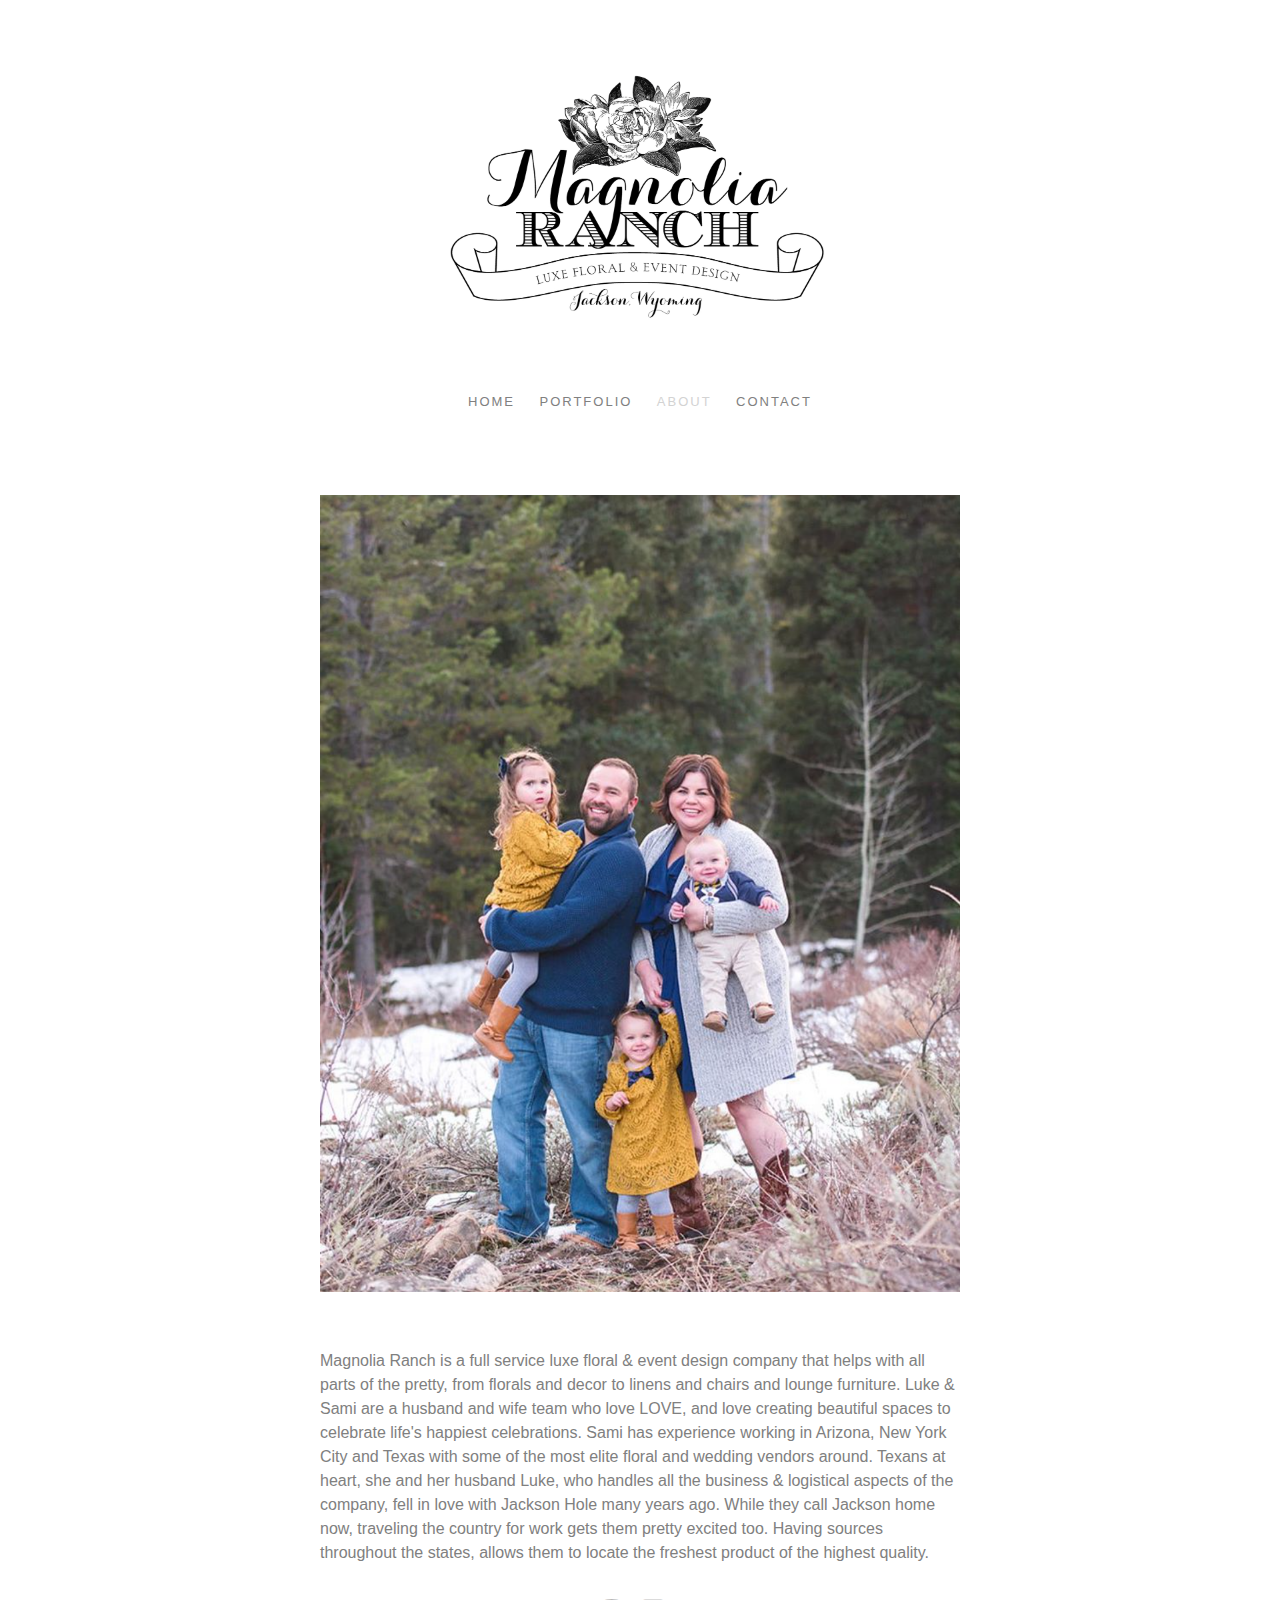
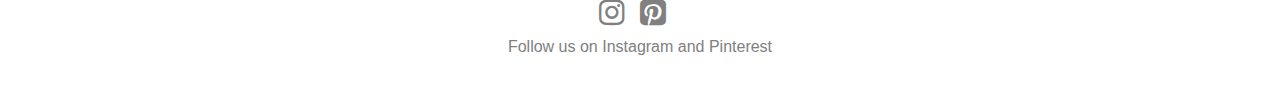
<file: HTML/About.html>
<!DOCTYPE html>
<html>
	<head>
		<meta charset="utf-8">
		<meta name="viewport" content="width=device-width, initial-scale=1">
		<title>About - Magnolia Ranch</title>
		<link rel="stylesheet" href="../CSS/master.css">
		<link rel="stylesheet" href="https://cdnjs.cloudflare.com/ajax/libs/font-awesome/4.7.0/css/font-awesome.min.css">
		<link rel="icon" href="../Resources/Images/MagnoliaRanch_icon.png">
	</head>
	<body>
		<!-- Header and topnav -->
		<a href="../index.html"><img class="center" src="../Resources/Images/MagnoliaRanch.jpg" alt="Magnolia"></a>
		<div class="topnav" id="myTopnav">
			<ul>
	  			<li><a href="../index.html">Home</a></li>
				<li class="dropdown">
    				<a href="javascript:void(0)" class="dropbtn">Portfolio</a>
    				<div class="dropdown-content">
      				<a href="../HTML/Portfolio_Kelley+Ed.html">Kelley & Ed</a>
      				<a href="../HTML/Portfolio_Carolyn+Andy.html">Carolyn & Andy</a>
      				<a href="../HTML/Portfolio_Diana+Steve.html">Diana & Steve</a>
      				<a href="../HTML/Portfolio_Alison+Matthew.html">Alison & Matthew</a>
      				<a href="../HTML/Portfolio_Leeann+Dan.html">Leeann & Dan</a>
    				</div>
  				</li>
				<!-- <li><a href="../HTML/Blog.html">Blog</a></li> -->
	 			<li><a href="../HTML/About.html" class="active">About</a></li>
	  			<li><a href="../HTML/Contact.html">Contact</a></li>
			</ul>
		</div>
		<div>
		<br><br>
		</div>

		<!-- Body -->

		<div>
			<img class="centerBody" src="../Resources/Images/About/Volcanseks_about.png" alt="SamiAndLuke"><br>
			<p class="centerBody" style="text-align:left;">Magnolia Ranch is a full service luxe floral & event design company that helps with all parts of the pretty, from florals and decor to linens and chairs and lounge furniture. Luke & Sami are a husband and wife team who love LOVE, and love creating beautiful spaces to celebrate life's happiest celebrations. Sami has experience working in Arizona, New York City and Texas with some of the most elite floral and wedding vendors around. Texans at heart, she and her husband Luke, who handles all the business & logistical aspects of the company, fell in love with Jackson Hole many years ago. While they call Jackson home now, traveling the country for work gets them pretty excited too. Having sources throughout the states, allows them to locate the freshest product of the highest quality.</p>
		</div>

	</body>

	<footer>
		<p><a href="https://www.instagram.com/magnoliaranch/"><i class="fa">&#xf16d;</i></a><a href="https://www.pinterest.com/MagnoliaRanchJH/?eq=magnolia%20ranch&etslf=2136"><i class="fa">&#xf0d3;</i></a><br>
		Follow us on Instagram and Pinterest</p>
	</footer>
</html>
</file>
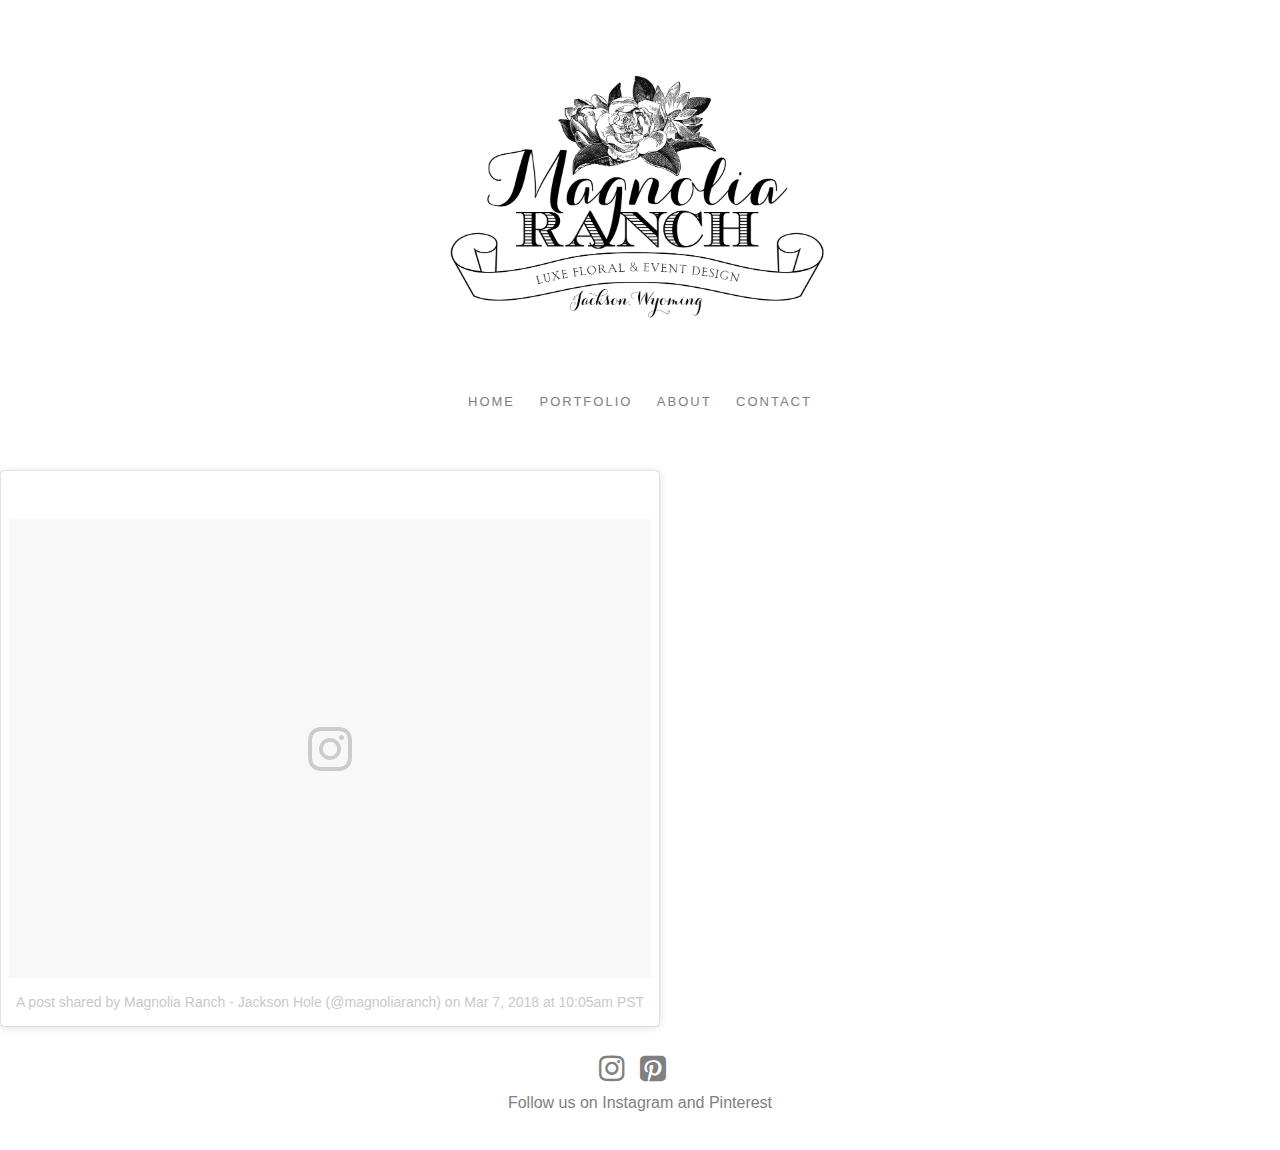
<file: HTML/Blog.html>
<!DOCTYPE html>
<html>
	<head>
		<meta charset="utf-8">
		<meta name="viewport" content="width=device-width, initial-scale=1">
		<title>Blog - Magnolia Ranch</title>
		<link rel="stylesheet" href="../CSS/master.css">
		<link rel="stylesheet" href="https://cdnjs.cloudflare.com/ajax/libs/font-awesome/4.7.0/css/font-awesome.min.css">
		<link rel="icon" href="../Resources/Images/MagnoliaRanch_icon.png">
	</head>
	<body>
		<!-- Header and topnav -->
		<a href="../index.html"><img class="center" src="../Resources/Images/MagnoliaRanch.jpg" alt="Magnolia"></a>
		<div class="topnav" id="myTopnav">
			<ul>
	  			<li><a href="../index.html">Home</a></li>
				<li class="dropdown">
    				<a href="javascript:void(0)" class="dropbtn">Portfolio</a>
    				<div class="dropdown-content">
      				<a href="../HTML/Portfolio_Kelley+Ed.html">Kelley & Ed</a>
      				<a href="../HTML/Portfolio_Carolyn+Andy.html">Carolyn & Andy</a>
      				<a href="../HTML/Portfolio_Diana+Steve.html">Diana & Steve</a>
      				<a href="../HTML/Portfolio_Alison+Matthew.html">Alison & Matthew</a>
      				<a href="../HTML/Portfolio_Leeann+Dan.html">Leeann & Dan</a>
    				</div>
  				</li>
				<!-- <li><a href="../HTML/Blog.html" class="active">Blog</a></li> -->
	 			<li><a href="../HTML/About.html">About</a></li>
	  			<li><a href="../HTML/Contact.html">Contact</a></li>
			</ul>
		</div>
		<div>
		<br><br>
		</div>

		<!-- Body -->
		<blockquote class="instagram-media" data-instgrm-permalink="https://www.instagram.com/p/BgCAqXzhoE5/" data-instgrm-version="8" style=" background:#FFF; border:0; border-radius:3px; box-shadow:0 0 1px 0 rgba(0,0,0,0.5),0 1px 10px 0 rgba(0,0,0,0.15); margin: 1px; max-width:658px; padding:0; width:99.375%; width:-webkit-calc(100% - 2px); width:calc(100% - 2px);">
			<div style="padding:8px;">
				<div style=" background:#F8F8F8; line-height:0; margin-top:40px; padding:35.78703703703704% 0; text-align:center; width:100%;">
					<div style=" background:url([data-uri]); display:block; height:44px; margin:0 auto -44px; position:relative; top:-22px; width:44px;">
					</div>
				</div>
				<p style=" color:#c9c8cd; font-family:Arial,sans-serif; font-size:14px; line-height:17px; margin-bottom:0; margin-top:8px; overflow:hidden; padding:8px 0 7px; text-align:center; text-overflow:ellipsis; white-space:nowrap;">
					<a href="https://www.instagram.com/p/BgCAqXzhoE5/" style=" color:#c9c8cd; font-family:Arial,sans-serif; font-size:14px; font-style:normal; font-weight:normal; line-height:17px; text-decoration:none;" target="_blank">A post shared by Magnolia Ranch - Jackson Hole (@magnoliaranch)</a> on <time style=" font-family:Arial,sans-serif; font-size:14px; line-height:17px;" datetime="2018-03-07T18:05:07+00:00">Mar 7, 2018 at 10:05am PST</time>
				</p>
			</div>
		</blockquote>
		<script async defer src="//www.instagram.com/embed.js"></script>
	</body>

	<footer>
		<p><a href="https://www.instagram.com/magnoliaranch/"><i class="fa">&#xf16d;</i></a><a href="https://www.pinterest.com/MagnoliaRanchJH/?eq=magnolia%20ranch&etslf=2136"><i class="fa">&#xf0d3;</i></a><br>
		Follow us on Instagram and Pinterest</p>
	</footer>
</html>
</file>
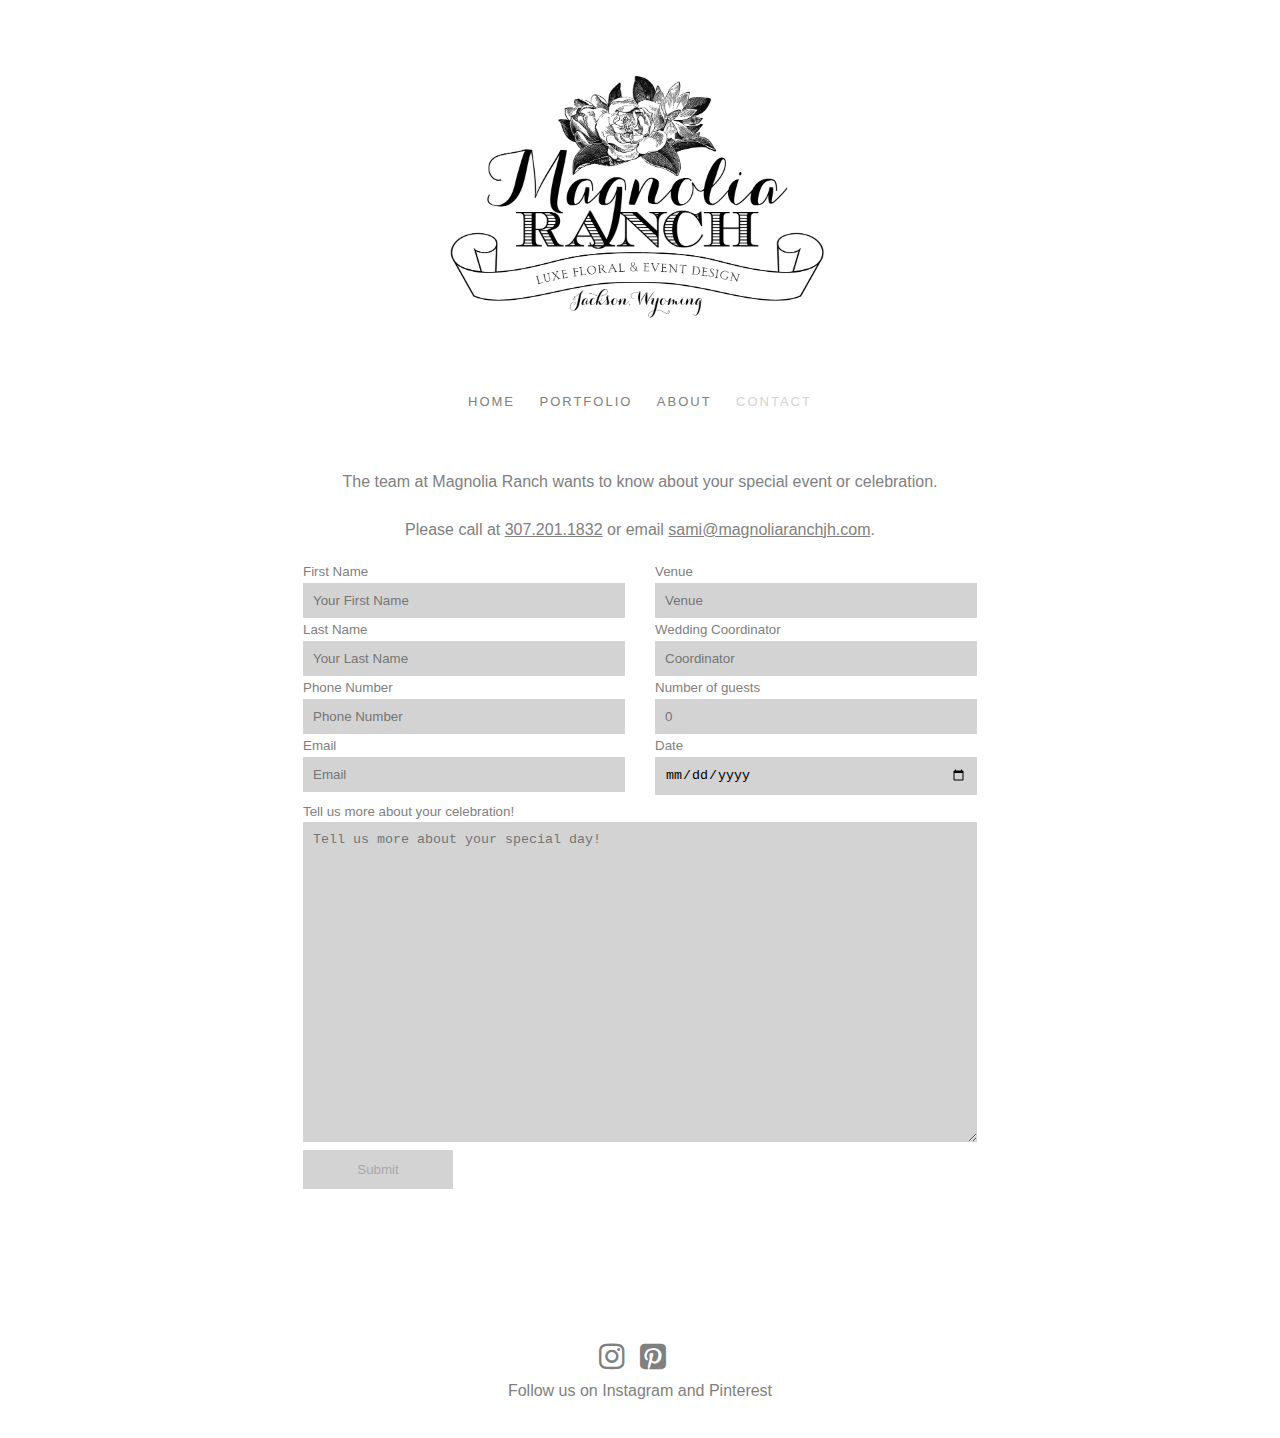
<file: HTML/Contact.html>
<!DOCTYPE html>
<html>
	<head>
		<meta charset="utf-8">
		<meta name="viewport" content="width=device-width, initial-scale=1">
		<title>Contact us! - Magnolia Ranch</title>
		<link rel="stylesheet" href="../CSS/master.css">
		<link rel="stylesheet" href="https://cdnjs.cloudflare.com/ajax/libs/font-awesome/4.7.0/css/font-awesome.min.css">
		<link rel="icon" href="../Resources/Images/MagnoliaRanch_icon.png">
	</head>
	<body>
		<!-- Header and topnav -->
		<a href="../index.html"><img class="center" src="../Resources/Images/MagnoliaRanch.jpg" alt="Magnolia"></a>
		<div class="topnav" id="myTopnav">
			<ul>
	  			<li><a href="../index.html">Home</a></li>
				<li class="dropdown">
    				<a href="javascript:void(0)" class="dropbtn">Portfolio</a>
    				<div class="dropdown-content">
      				<a href="../HTML/Portfolio_Kelley+Ed.html">Kelley & Ed</a>
      				<a href="../HTML/Portfolio_Carolyn+Andy.html">Carolyn & Andy</a>
      				<a href="../HTML/Portfolio_Diana+Steve.html">Diana & Steve</a>
      				<a href="../HTML/Portfolio_Alison+Matthew.html">Alison & Matthew</a>
      				<a href="../HTML/Portfolio_Leeann+Dan.html">Leeann & Dan</a>
    				</div>
  				</li>
				<!-- <li><a href="../HTML/Blog.html">Blog</a></li> -->
	 			<li><a href="../HTML/About.html">About</a></li>
	  			<li><a href="../HTML/Contact.html" class="active">Contact</a></li>
			</ul>
		</div>
		<div>
		<br><br>
		</div>

		<!-- Body -->
		<p>The team at Magnolia Ranch wants to know about your special event or celebration.<br><br>
		Please call at <a href="tel:3072011832" style="color:gray">307.201.1832</a> or email <a href="mailto:sami@magnoliaranchjh.com" style="color:gray">sami@magnoliaranchjh.com</a>.
		<br></p>


		<form id="magnolia-form">
			<div class="inquiry">
				<br>
				First Name
					<input type="text" name="first_name" placeholder="Your First Name" required><br>
				Last Name
					<input type="text" name="last_name" placeholder="Your Last Name" required><br>
				Phone Number
					<input type="number" name="phone_number" pattern="[0-9]*" placeholder="Phone Number"><br>
				Email
					<input type="email" name="email" placeholder="Email" required>
			</div>
			<div class="inquiry">
				<br>
				Venue
					<input type="text" name="venue" placeholder="Venue"><br>
				Wedding Coordinator
					<input type="text" name="coordinator" placeholder="Coordinator"><br>
				Number of guests
					<input type="number" name="guests" placeholder="0"><br>
				Date
					<input type="date" name="date" placeholder="mm/dd/yyyy">
			</div>
			<div class="inquiry" style="text-align:left; width:100%; margin-top:6px; margin-bottom:100px">
				Tell us more about your celebration!<br>
					<textarea name="more_info" rows="20" cols="50" placeholder="Tell us more about your special day!"></textarea><br>
					<input type="submit" id="submit-form" value="Submit"><br>
			</div>
		</form>
		<div style="clear:left">
			<br>
		</div>
	</body>

	<footer>
		<p><a href="https://www.instagram.com/magnoliaranch/"><i class="fa">&#xf16d;</i></a><a href="https://www.pinterest.com/MagnoliaRanchJH/?eq=magnolia%20ranch&etslf=2136"><i class="fa">&#xf0d3;</i></a><br>
		Follow us on Instagram and Pinterest</p>
	</footer>
	<script type="text/javascript">
		var $form = $('form#magnolia-form'),
    	url = 'https://script.google.com/macros/s/AKfycbxN1VXKT3VFKUnPDNEHcUpKYdHS-crMxnx-ZTE6uckGo50ECYI/exec'

		$('#submit-form').on('click', function(e) {
  			e.preventDefault();
  			var jqxhr = $.ajax({
    			url: url,
    			method: "GET",
    			dataType: "json",
    			data: $form.serializeObject()
  			}).success(
    		window.location.href="HTML/ThankYou.html"
  			);
		})
	</script>
</html>
</file>
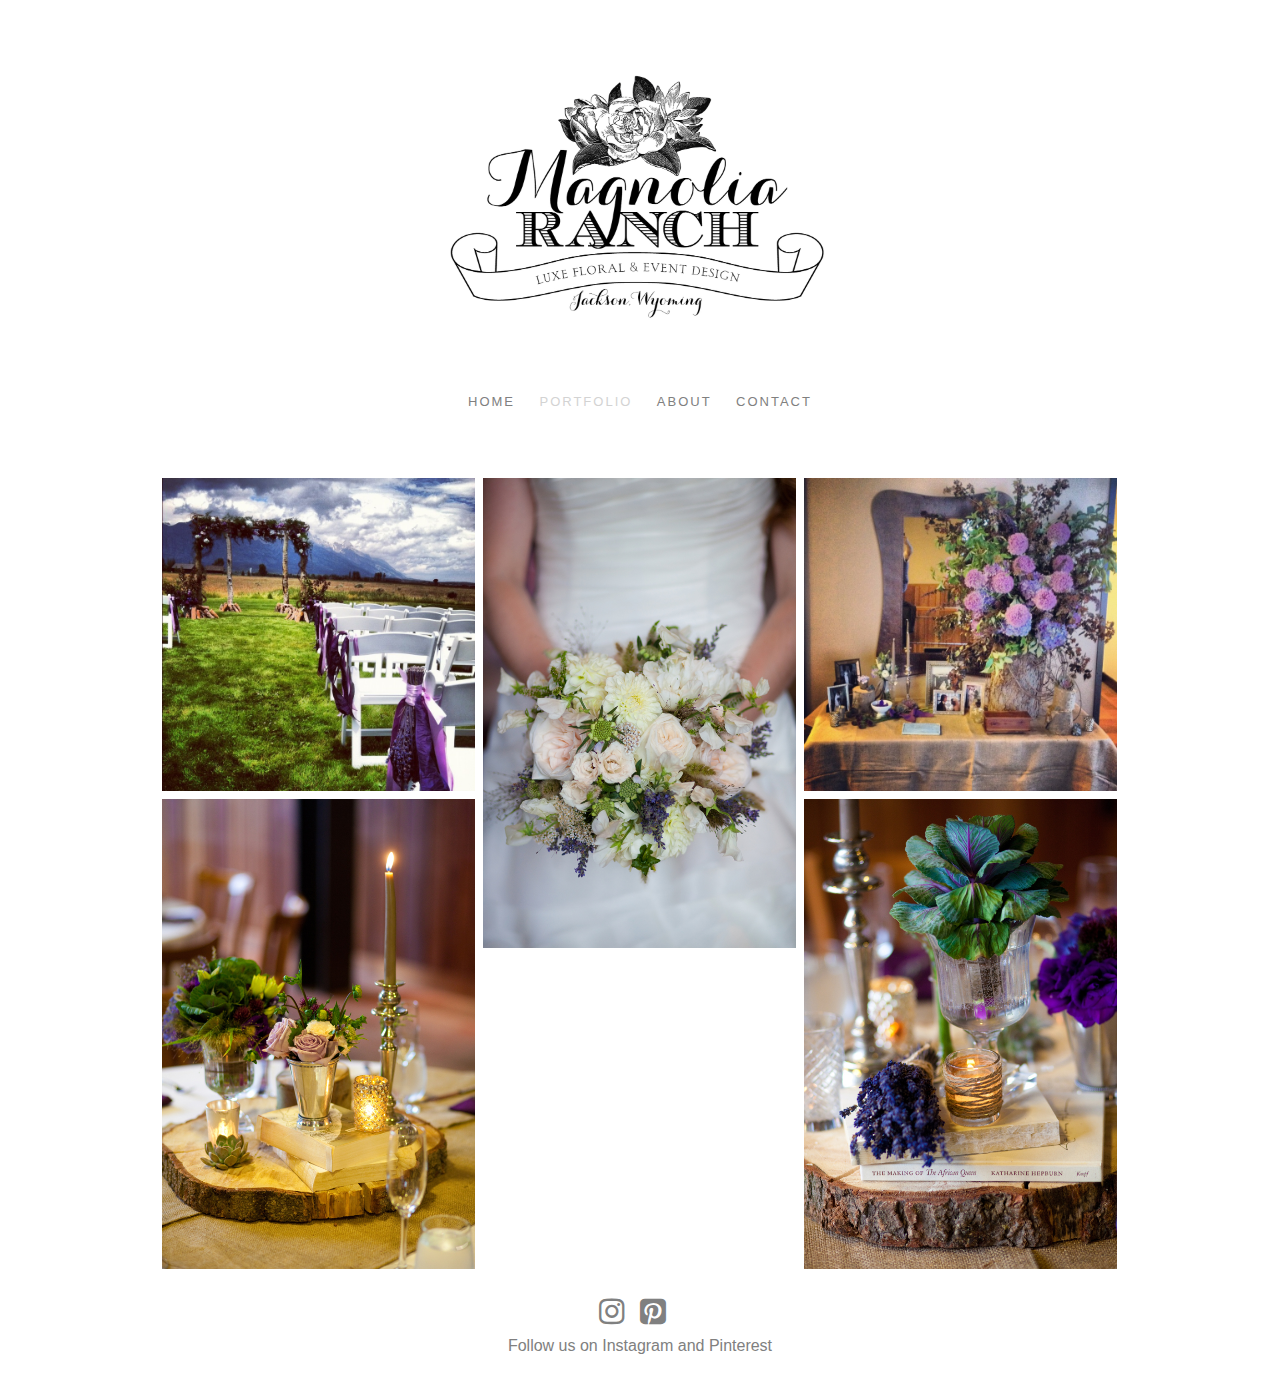
<file: HTML/Portfolio_Alison+Matthew.html>
<!DOCTYPE html>
<html>
	<head>
		<meta charset="utf-8">
		<meta name="viewport" content="width=device-width, initial-scale=1">
		<title>Alison & Matthew - Magnolia Ranch</title>
		<link rel="stylesheet" href="../CSS/master.css">
		<link rel="stylesheet" href="https://cdnjs.cloudflare.com/ajax/libs/font-awesome/4.7.0/css/font-awesome.min.css">
		<link rel="icon" href="../Resources/Images/MagnoliaRanch_icon.png">
	</head>
	<body>
		<!-- Header and topnav -->
		<a href="../index.html"><img class="center" src="../Resources/Images/MagnoliaRanch.jpg" alt="Magnolia"></a>
		<div class="topnav" id="myTopnav">
			<ul>
	  			<li><a href="../index.html">Home</a></li>
				<li class="dropdown">
    				<a href="javascript:void(0)" class="active" class="dropbtn">Portfolio</a>
    				<div class="dropdown-content">
      				<a href="../HTML/Portfolio_Kelley+Ed.html">Kelley & Ed</a>
      				<a href="../HTML/Portfolio_Carolyn+Andy.html">Carolyn & Andy</a>
      				<a href="../HTML/Portfolio_Diana+Steve.html">Diana & Steve</a>
      				<a href="../HTML/Portfolio_Alison+Matthew.html">Alison & Matthew</a>
      				<a href="../HTML/Portfolio_Leeann+Dan.html">Leeann & Dan</a>
    				</div>
  				</li>
				<!-- <li><a href="../HTML/Blog.html">Blog</a></li> -->
	 			<li><a href="../HTML/About.html">About</a></li>
	  			<li><a href="../HTML/Contact.html">Contact</a></li>
			</ul>
		</div>
		<div>
		<br><br>
		</div>

		<!-- Body -->


		<div class="row galleryContainer">
  			<div class="column">
    			<img src="../Resources/Images/P_Allison&Mathew/1_Arch.jpg" style="width:100%">
    			<img src="../Resources/Images/P_Allison&Mathew/2_CenterPiece.jpg" style="width:100%">
  			</div>
  			<div class="column">
				<img src="../Resources/Images/P_Allison&Mathew/3_Bride.jpg" style="width:100%">
  			</div>
  			<div class="column">
				<img src="../Resources/Images/P_Allison&Mathew/4_EntryWay.jpg" style="width:100%">
				<img src="../Resources/Images/P_Allison&Mathew/5_GlassVase.jpg" style="width:100%">
  			</div>
		</div>
	</body>

	<footer>
		<p><a href="https://www.instagram.com/magnoliaranch/"><i class="fa">&#xf16d;</i></a><a href="https://www.pinterest.com/MagnoliaRanchJH/?eq=magnolia%20ranch&etslf=2136"><i class="fa">&#xf0d3;</i></a><br>
		Follow us on Instagram and Pinterest</p>
	</footer>
</html>
</file>
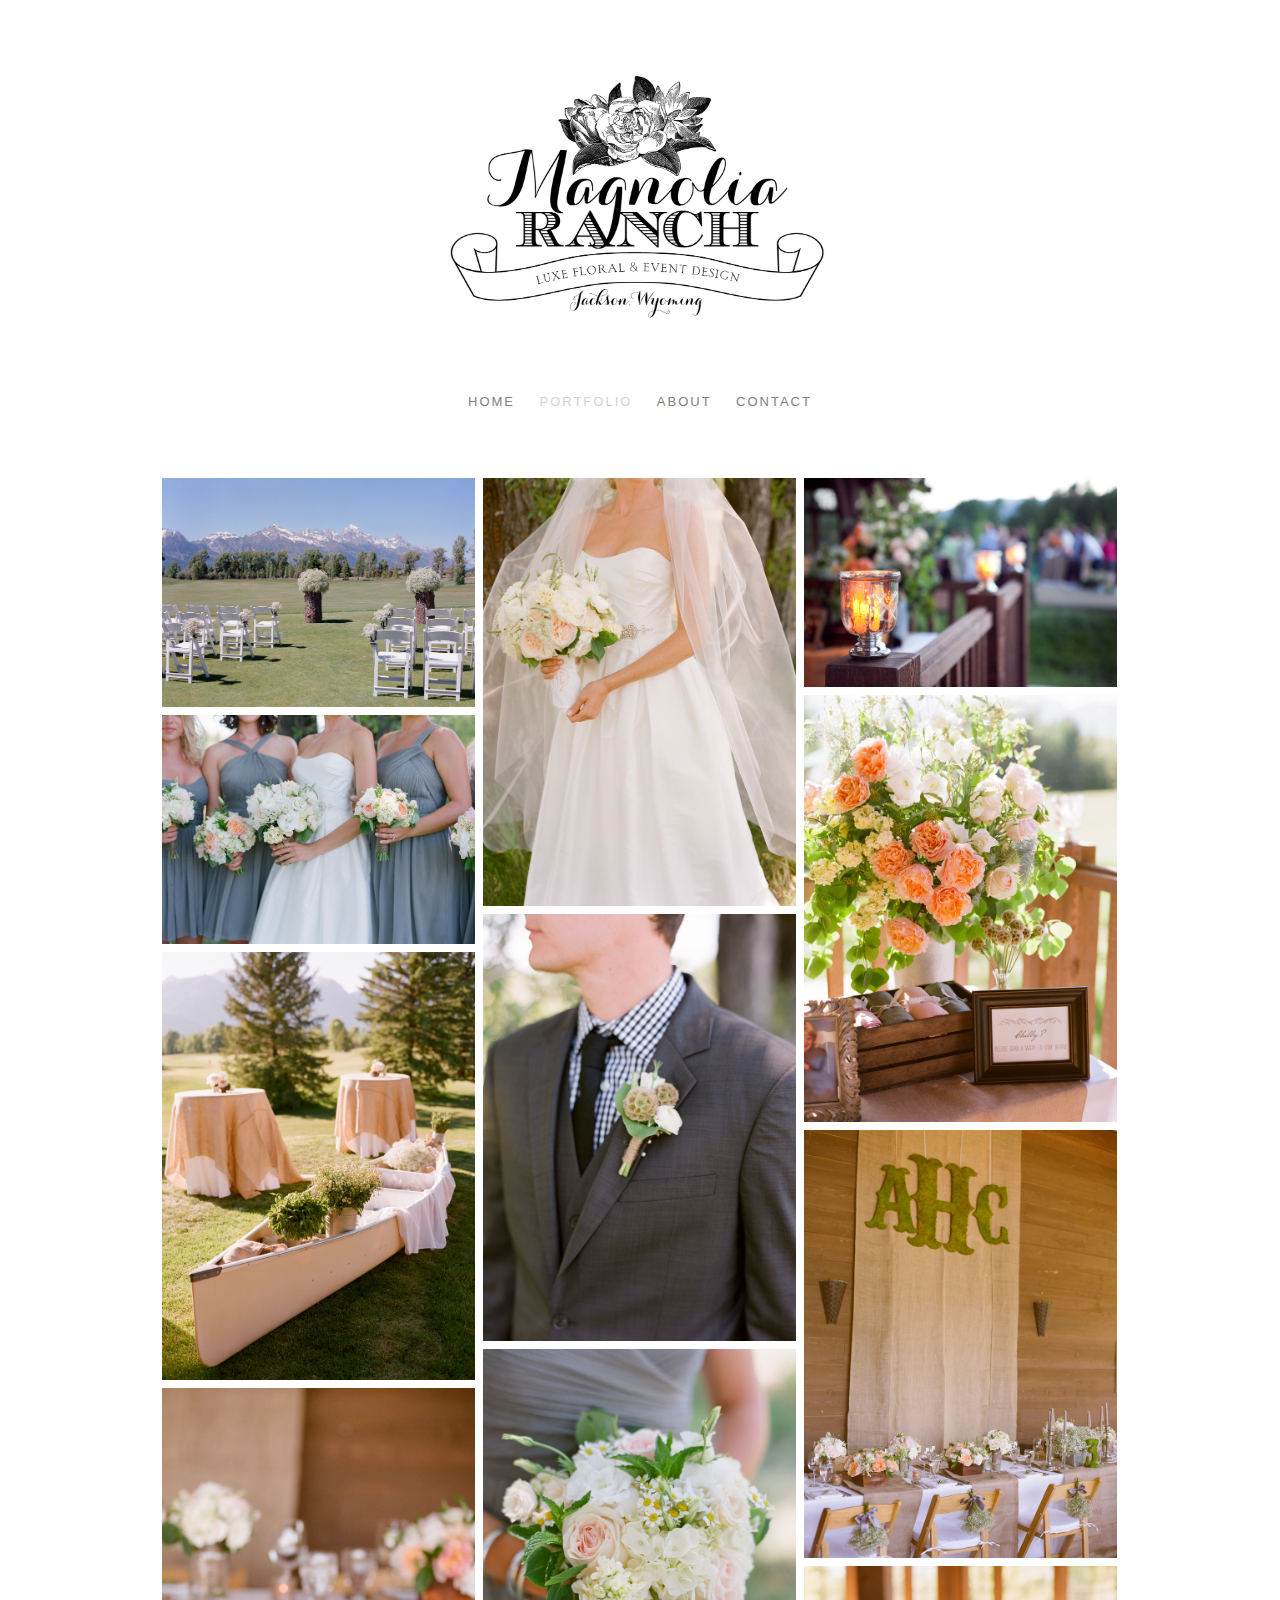
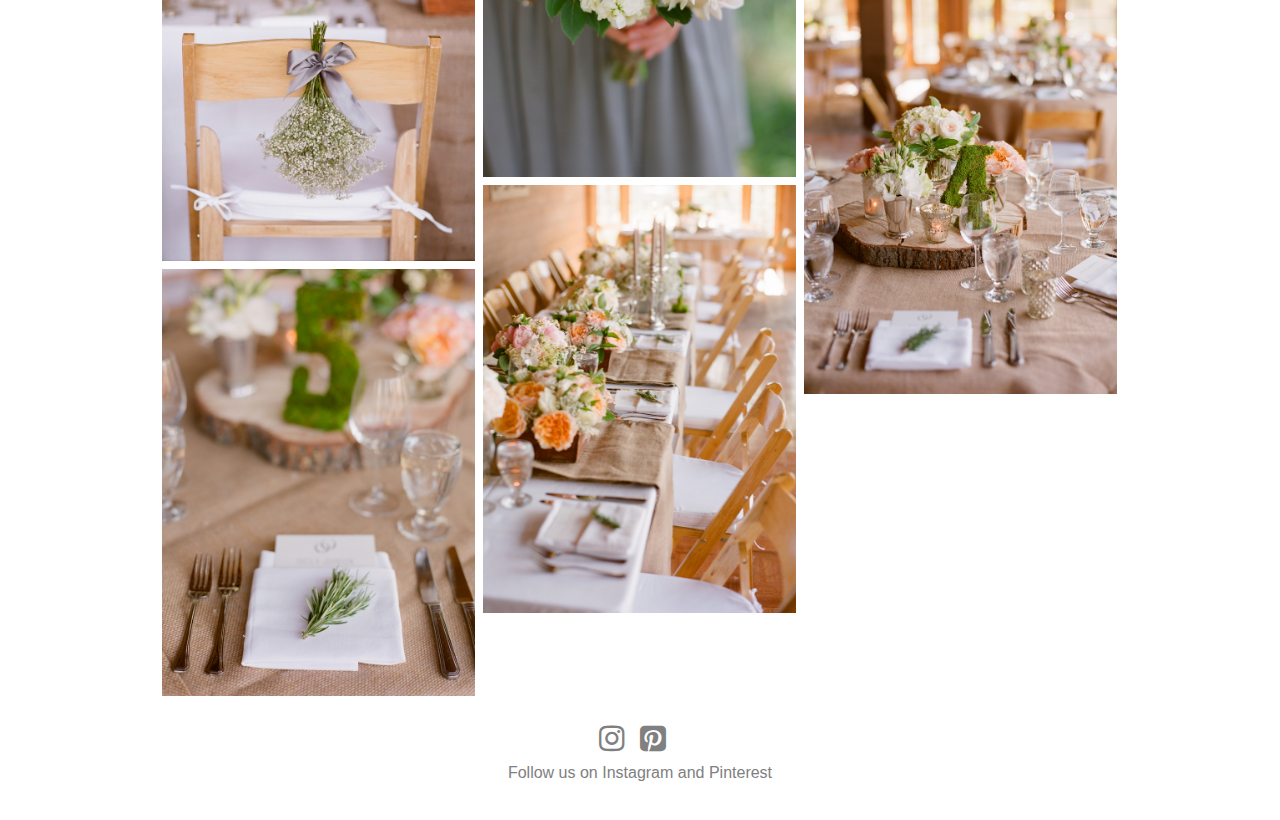
<file: HTML/Portfolio_Carolyn+Andy.html>
<!DOCTYPE html>
<html>
	<head>
		<meta charset="utf-8">
		<meta name="viewport" content="width=device-width, initial-scale=1">
		<title>Carolyn & Andy - Magnolia Ranch</title>
		<link rel="stylesheet" href="../CSS/master.css">
		<link rel="stylesheet" href="https://cdnjs.cloudflare.com/ajax/libs/font-awesome/4.7.0/css/font-awesome.min.css">
		<link rel="icon" href="../Resources/Images/MagnoliaRanch_icon.png">
	</head>
	<body>
		<!-- Header and topnav -->
		<a href="../index.html"><img class="center" src="../Resources/Images/MagnoliaRanch.jpg" alt="Magnolia"></a>
		<div class="topnav" id="myTopnav">
			<ul>
	  			<li><a href="../index.html">Home</a></li>
				<li class="dropdown">
    				<a href="javascript:void(0)" class="active" class="dropbtn">Portfolio</a>
    				<div class="dropdown-content">
      				<a href="../HTML/Portfolio_Kelley+Ed.html">Kelley & Ed</a>
      				<a href="../HTML/Portfolio_Carolyn+Andy.html">Carolyn & Andy</a>
      				<a href="../HTML/Portfolio_Diana+Steve.html">Diana & Steve</a>
      				<a href="../HTML/Portfolio_Alison+Matthew.html">Alison & Matthew</a>
      				<a href="../HTML/Portfolio_Leeann+Dan.html">Leeann & Dan</a>
    				</div>
  				</li>
				<!-- <li><a href="../HTML/Blog.html">Blog</a></li> -->
	 			<li><a href="../HTML/About.html">About</a></li>
	  			<li><a href="../HTML/Contact.html">Contact</a></li>
			</ul>
		</div>
		<div>
		<br><br>
		</div>

		<!-- Body -->
		<div class="row galleryContainer">
  			<div class="column">
    			<img src="../Resources/Images/P_Carolyn&Andy/1_Aisle.jpg" style="width:100%">
    			<img src="../Resources/Images/P_Carolyn&Andy/2_bridesmaids.jpg" style="width:100%">
    			<img src="../Resources/Images/P_Carolyn&Andy/3_Boat.jpg" style="width:100%">
    			<img src="../Resources/Images/P_Carolyn&Andy/4_chair&bouquet.jpg" style="width:100%">
    			<img src="../Resources/Images/P_Carolyn&Andy/5_placeSetting.jpg" style="width:100%">
  			</div>
  			<div class="column">
				<img src="../Resources/Images/P_Carolyn&Andy/6_Bride.jpg" style="width:100%">
				<img src="../Resources/Images/P_Carolyn&Andy/7_Groom.jpg" style="width:100%">
    			<img src="../Resources/Images/P_Carolyn&Andy/8_BridesmaidBouquet.jpg" style="width:100%">
    			<img src="../Resources/Images/P_Carolyn&Andy/9_tableLong.jpg" style="width:100%">
  			</div>
  			<div class="column">
				<img src="../Resources/Images/P_Carolyn&Andy/10_candleLamp.jpg" style="width:100%">
				<img src="../Resources/Images/P_Carolyn&Andy/11_entrance.jpg" style="width:100%">
				<img src="../Resources/Images/P_Carolyn&Andy/12_aHc.jpg" style="width:100%">
				<img src="../Resources/Images/P_Carolyn&Andy/13_tableSetting.jpg" style="width:100%">
  			</div>
		</div>
	</body>

	<footer>
		<p><a href="https://www.instagram.com/magnoliaranch/"><i class="fa">&#xf16d;</i></a><a href="https://www.pinterest.com/MagnoliaRanchJH/?eq=magnolia%20ranch&etslf=2136"><i class="fa">&#xf0d3;</i></a><br>
		Follow us on Instagram and Pinterest</p>
	</footer>
</html>
</file>
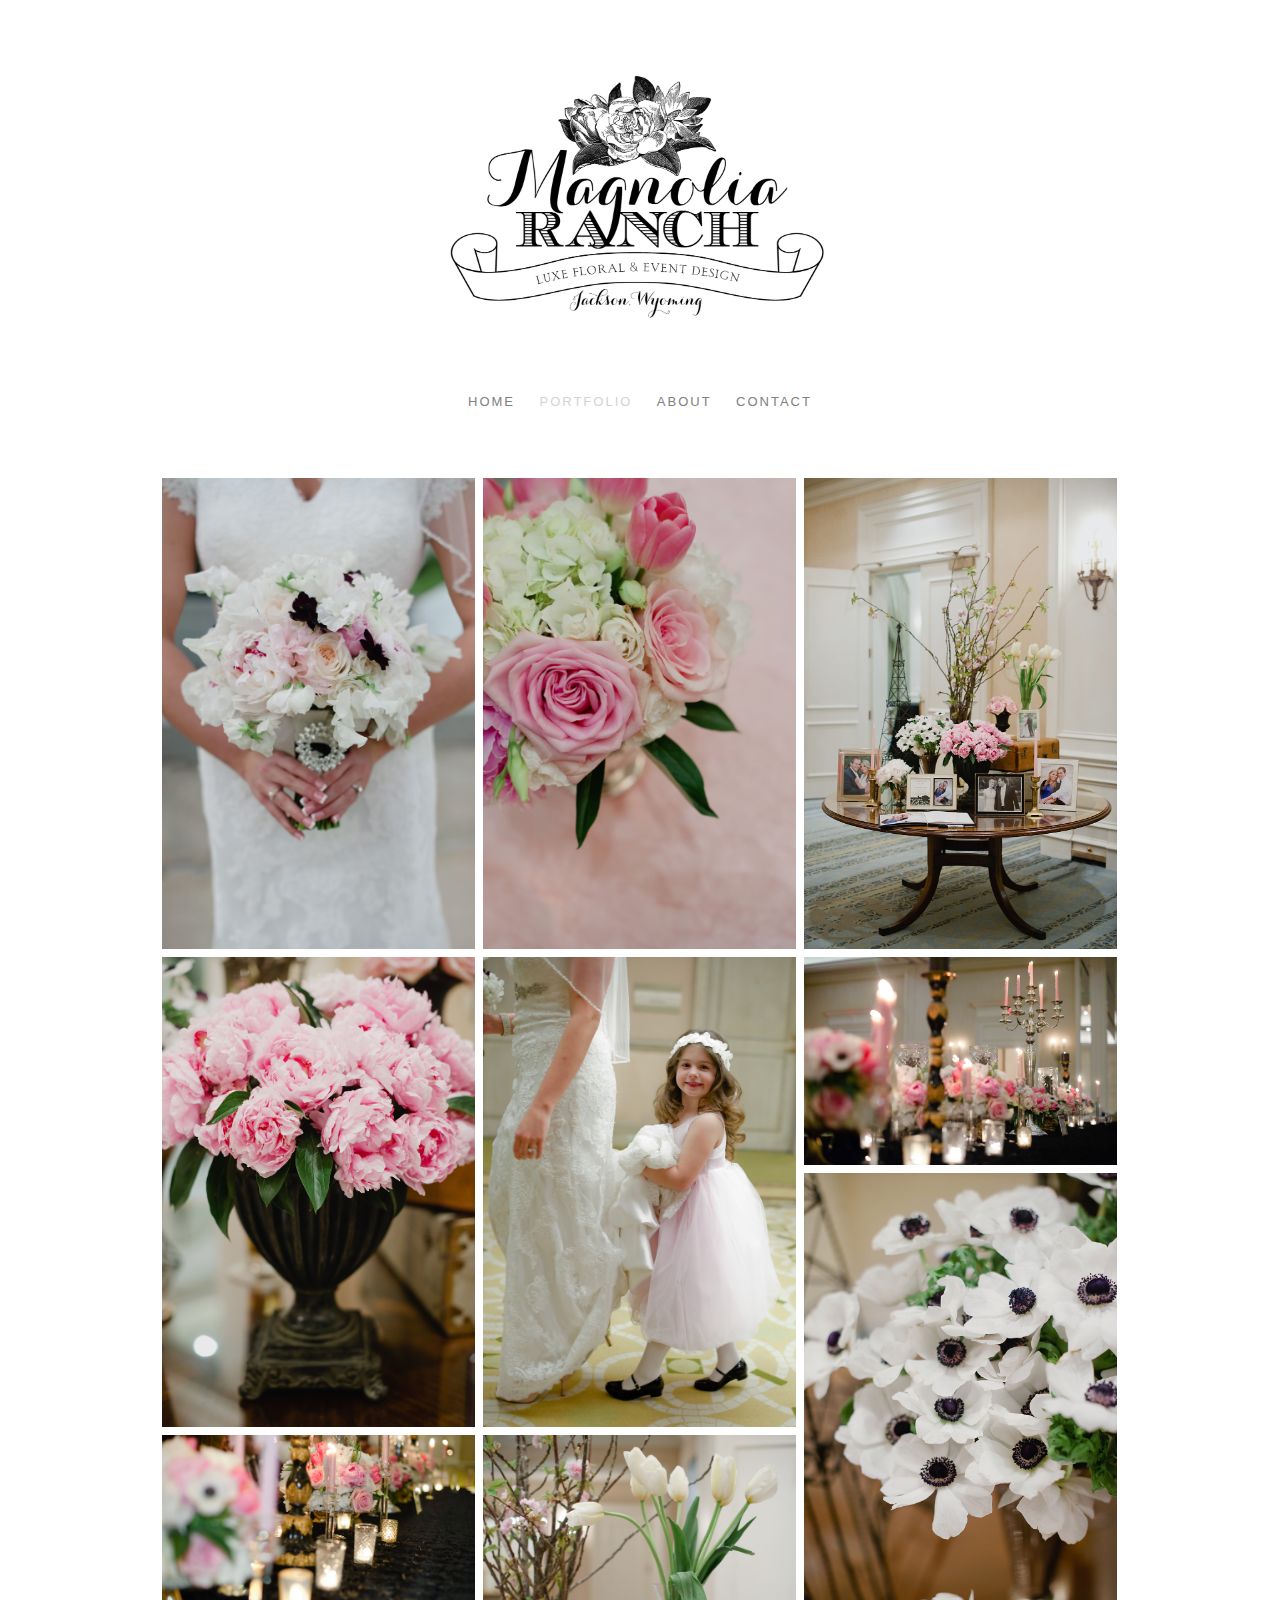
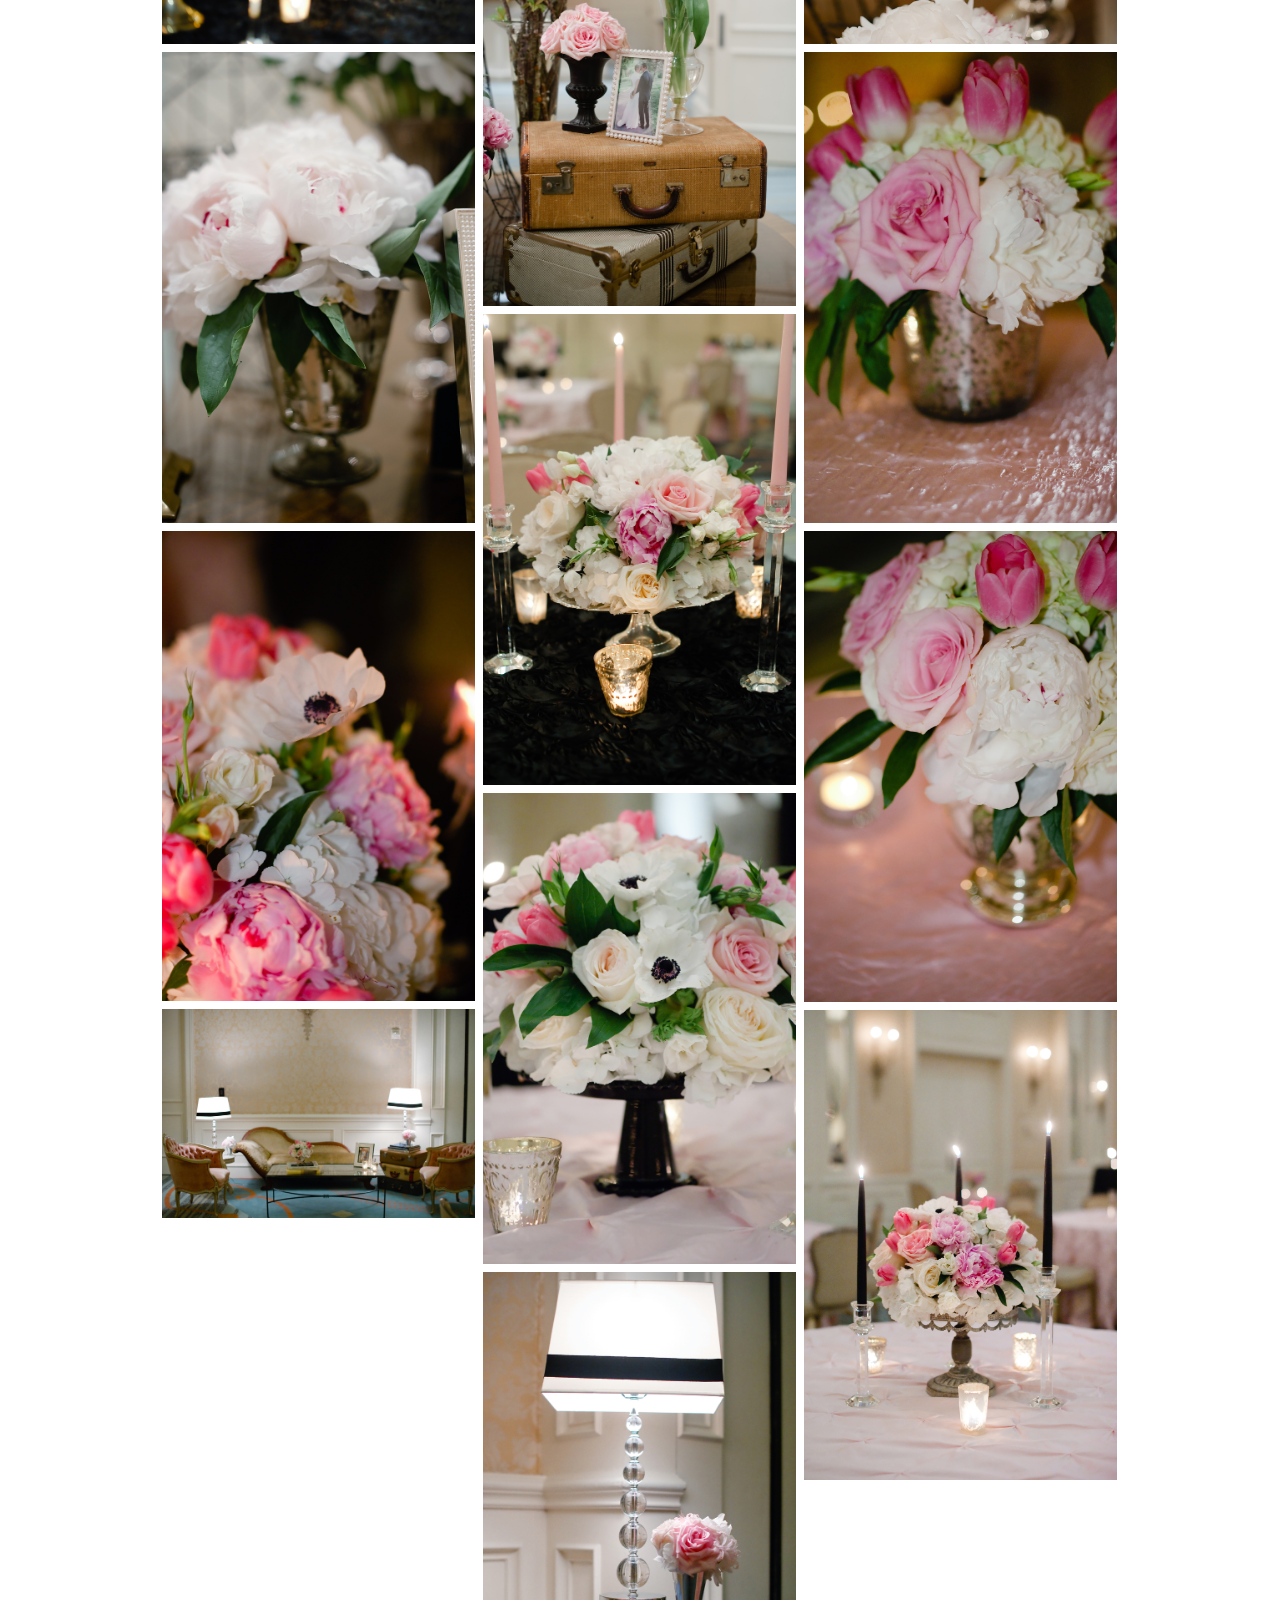
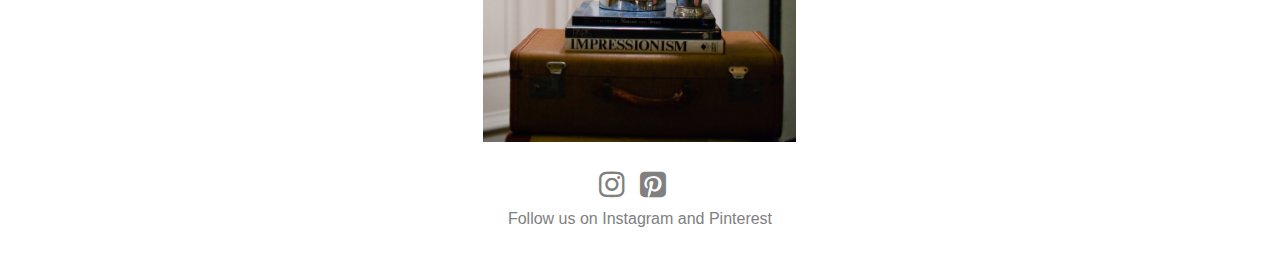
<file: HTML/Portfolio_Diana+Steve.html>
<!DOCTYPE html>
<html>
	<head>
		<meta charset="utf-8">
		<meta name="viewport" content="width=device-width, initial-scale=1">
		<title>Diana & Steve - Magnolia Ranch</title>
		<link rel="stylesheet" href="../CSS/master.css">
		<link rel="stylesheet" href="https://cdnjs.cloudflare.com/ajax/libs/font-awesome/4.7.0/css/font-awesome.min.css">
		<link rel="icon" href="../Resources/Images/MagnoliaRanch_icon.png">
	</head>
	<body>
		<!-- Header and topnav -->
		<a href="../index.html"><img class="center" src="../Resources/Images/MagnoliaRanch.jpg" alt="Magnolia"></a>
		<div class="topnav" id="myTopnav">
			<ul>
	  			<li><a href="../index.html">Home</a></li>
				<li class="dropdown">
    				<a href="javascript:void(0)" class="active" class="dropbtn">Portfolio</a>
    				<div class="dropdown-content">
      				<a href="../HTML/Portfolio_Kelley+Ed.html">Kelley & Ed</a>
      				<a href="../HTML/Portfolio_Carolyn+Andy.html">Carolyn & Andy</a>
      				<a href="../HTML/Portfolio_Diana+Steve.html">Diana & Steve</a>
      				<a href="../HTML/Portfolio_Alison+Matthew.html">Alison & Matthew</a>
      				<a href="../HTML/Portfolio_Leeann+Dan.html">Leeann & Dan</a>
    				</div>
  				</li>
				<!-- <li><a href="../HTML/Blog.html">Blog</a></li> -->
	 			<li><a href="../HTML/About.html">About</a></li>
	  			<li><a href="../HTML/Contact.html">Contact</a></li>
			</ul>
		</div>
		<div>
		<br><br>
		</div>

		<!-- Body -->

		<div class="row galleryContainer">
  			<div class="column">
    			<img src="../Resources/Images/P_Diana&Steve/1_Bouquete.jpg" style="width:100%">
    			<img src="../Resources/Images/P_Diana&Steve/2_Vase.jpg" style="width:100%">
    			<img src="../Resources/Images/P_Diana&Steve/3_tableRunner.jpg" style="width:100%">
    			<img src="../Resources/Images/P_Diana&Steve/4_SmallVase.jpg" style="width:100%">
    			<img src="../Resources/Images/P_Diana&Steve/5_FlowersCloseUp.jpg" style="width:100%">
    			<img src="../Resources/Images/P_Diana&Steve/6_LoungeArea.jpg" style="width:100%">
  			</div>
  			<div class="column">
				<img src="../Resources/Images/P_Diana&Steve/7_PinkVase.jpg" style="width:100%">
				<img src="../Resources/Images/P_Diana&Steve/8_FlowerGirl.jpg" style="width:100%">
    			<img src="../Resources/Images/P_Diana&Steve/9_Orchids.jpg" style="width:100%">
    			<img src="../Resources/Images/P_Diana&Steve/10_Candles.jpg" style="width:100%">
    			<img src="../Resources/Images/P_Diana&Steve/11_CenterPiece.jpg" style="width:100%">
    			<img src="../Resources/Images/P_Diana&Steve/12_Impressionism.jpg" style="width:100%">
  			</div>
  			<div class="column">
				<img src="../Resources/Images/P_Diana&Steve/13_PictureTable.jpg" style="width:100%">
				<img src="../Resources/Images/P_Diana&Steve/14_TableRunner2.jpg" style="width:100%">
				<img src="../Resources/Images/P_Diana&Steve/15_WhiteCenterPiece.jpg" style="width:100%">
				<img src="../Resources/Images/P_Diana&Steve/16_SmallVase.jpg" style="width:100%">
    			<img src="../Resources/Images/P_Diana&Steve/17_GoldVase.jpg" style="width:100%">
    			<img src="../Resources/Images/P_Diana&Steve/18_BlackCandles.jpg" style="width:100%">
  			</div>
		</div>
	</body>

	<footer>
		<p><a href="https://www.instagram.com/magnoliaranch/"><i class="fa">&#xf16d;</i></a><a href="https://www.pinterest.com/MagnoliaRanchJH/?eq=magnolia%20ranch&etslf=2136"><i class="fa">&#xf0d3;</i></a><br>
		Follow us on Instagram and Pinterest</p>
	</footer>
</html>
</file>
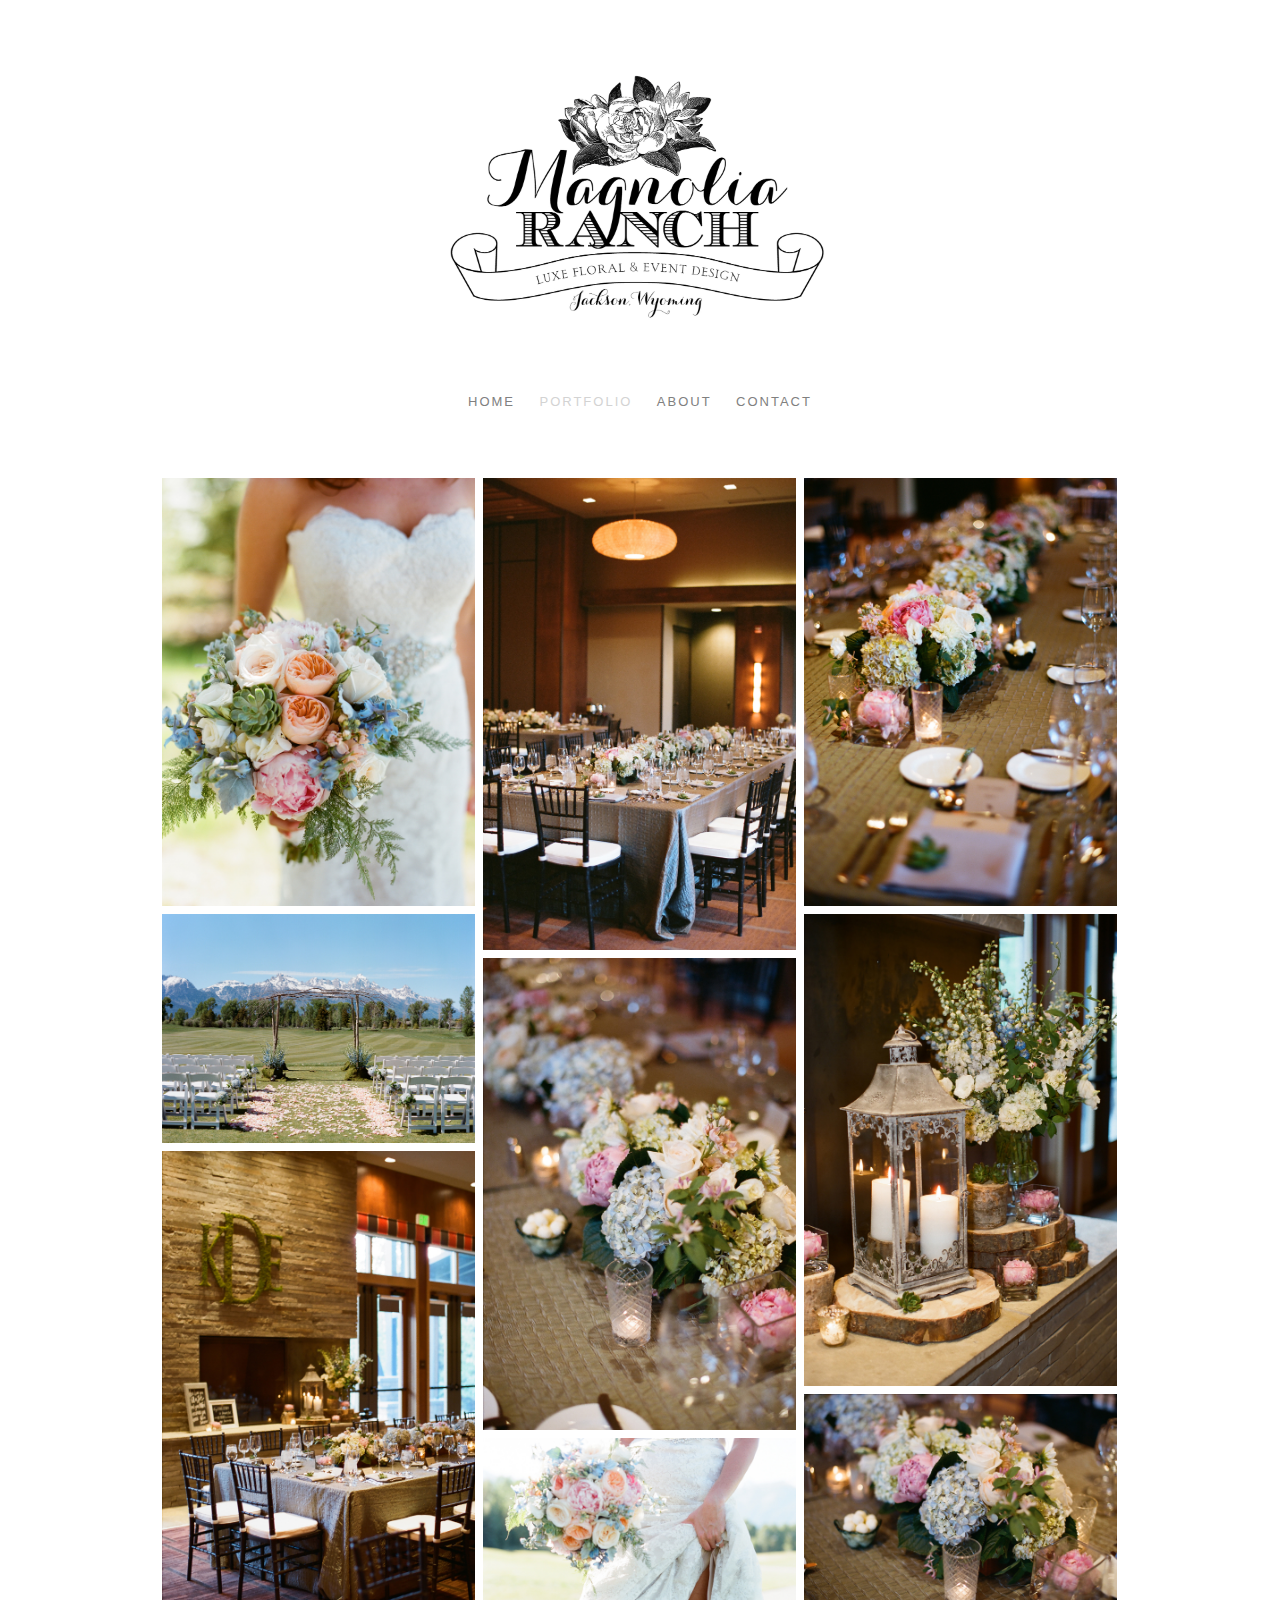
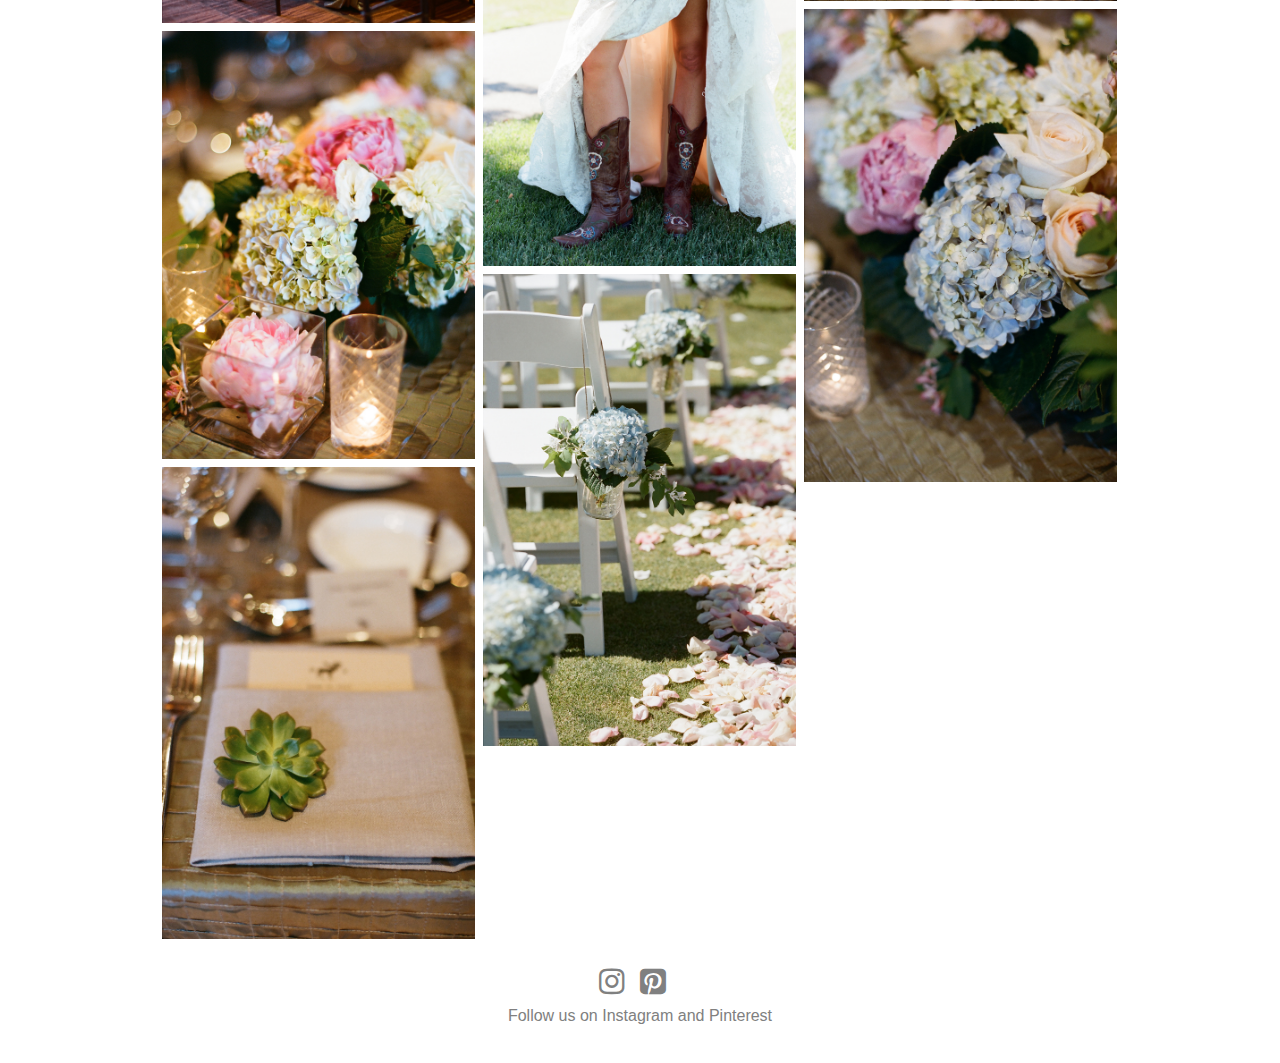
<file: HTML/Portfolio_Kelley+Ed.html>
<!DOCTYPE html>
<html>
	<head>
		<meta charset="utf-8">
		<meta name="viewport" content="width=device-width, initial-scale=1">
		<title>Kelley & Ed - Magnolia Ranch</title>
		<link rel="stylesheet" href="../CSS/master.css">
		<link rel="stylesheet" href="https://cdnjs.cloudflare.com/ajax/libs/font-awesome/4.7.0/css/font-awesome.min.css">
		<link rel="icon" href="../Resources/Images/MagnoliaRanch_icon.png">
	</head>
	<body>
		<!-- Header and topnav -->
		<a href="../index.html"><img class="center" src="../Resources/Images/MagnoliaRanch.jpg" alt="Magnolia"></a>
		<div class="topnav" id="myTopnav">
			<ul>
	  			<li><a href="../index.html">Home</a></li>
				<li class="dropdown">
    				<a href="javascript:void(0)" class="active" class="dropbtn">Portfolio</a>
    				<div class="dropdown-content">
      				<a href="../HTML/Portfolio_Kelley+Ed.html">Kelley & Ed</a>
      				<a href="../HTML/Portfolio_Carolyn+Andy.html">Carolyn & Andy</a>
      				<a href="../HTML/Portfolio_Diana+Steve.html">Diana & Steve</a>
      				<a href="../HTML/Portfolio_Alison+Matthew.html">Alison & Matthew</a>
      				<a href="../HTML/Portfolio_Leeann+Dan.html">Leeann & Dan</a>
    				</div>
  				</li>
				<!-- <li><a href="../HTML/Blog.html">Blog</a></li> -->
	 			<li><a href="../HTML/About.html">About</a></li>
	  			<li><a href="../HTML/Contact.html">Contact</a></li>
			</ul>
		</div>
		<div>
		<br><br>
		</div>

		<!-- Body -->

		<div class="row galleryContainer">
  			<div class="column">
    			<img src="../Resources/Images/P_Kelley&Ed/1_Bouquet.jpg" style="width:100%">
    			<img src="../Resources/Images/P_Kelley&Ed/2_Arch:Mountains.jpg" style="width:100%">
    			<img src="../Resources/Images/P_Kelley&Ed/3_kDe:Table.jpg" style="width:100%">
    			<img src="../Resources/Images/P_Kelley&Ed/4_center piece.jpg" style="width:100%">
    			<img src="../Resources/Images/P_Kelley&Ed/5_suculant.jpg" style="width:100%">
  			</div>
  			<div class="column">
				<img src="../Resources/Images/P_Kelley&Ed/6_table.jpg" style="width:100%">
				<img src="../Resources/Images/P_Kelley&Ed/7_table runer 2.0.jpg" style="width:100%">
    			<img src="../Resources/Images/P_Kelley&Ed/8_Boots.jpg" style="width:100%">
    			<img src="../Resources/Images/P_Kelley&Ed/9_chair flowers.jpg" style="width:100%">
  			</div>
  			<div class="column">
				<img src="../Resources/Images/P_Kelley&Ed/10_table runners.jpg" style="width:100%">
				<img src="../Resources/Images/P_Kelley&Ed/11_candle lamp.jpg" style="width:100%">
				<img src="../Resources/Images/P_Kelley&Ed/12_center piece 3.0.jpg" style="width:100%">
				<img src="../Resources/Images/P_Kelley&Ed/13_center piece 2.0.jpg" style="width:100%">
  			</div>
		</div>
		<!-- Attemt to make more of a grid/flexwrap photo grid -->

		<!-- <div id="flexwrap">
  			<div><img src="../Resources/Images/P_Kelley&Ed/1_Bouquet.jpg" style="width:100%"></div>
    		<div><img src="../Resources/Images/P_Kelley&Ed/2_Arch:Mountains.jpg" style="width:100%"></div>
    		<div><img src="../Resources/Images/P_Kelley&Ed/3_kDe:Table.jpg" style="width:100%"></div>
    		<div><img src="../Resources/Images/P_Kelley&Ed/4_center piece.jpg" style="width:100%"></div>
    		<div><img src="../Resources/Images/P_Kelley&Ed/5_suculant.jpg" style="width:100%"></div>
  			<div><img src="../Resources/Images/P_Kelley&Ed/6_table.jpg" style="width:100%"></div>
			<div><img src="../Resources/Images/P_Kelley&Ed/7_table runer 2.0.jpg" style="width:100%"></div>
    		<div><img src="../Resources/Images/P_Kelley&Ed/8_Boots.jpg" style="width:100%"></div>
    		<div><img src="../Resources/Images/P_Kelley&Ed/9_chair flowers.jpg" style="width:100%"></div>
  			<div><img src="../Resources/Images/P_Kelley&Ed/10_table runners.jpg" style="width:100%"></div>
			<div><img src="../Resources/Images/P_Kelley&Ed/11_candle lamp.jpg" style="width:100%"></div>
			<div><img src="../Resources/Images/P_Kelley&Ed/12_center piece 3.0.jpg" style="width:100%"></div>
			<div><img src="../Resources/Images/P_Kelley&Ed/13_center piece 2.0.jpg" style="width:100%"></div>
		</div> -->
	</body>

		<footer>
			<p><a href="https://www.instagram.com/magnoliaranch/"><i class="fa">&#xf16d;</i></a><a href="https://www.pinterest.com/MagnoliaRanchJH/?eq=magnolia%20ranch&etslf=2136"><i class="fa">&#xf0d3;</i></a><br>
			Follow us on Instagram and Pinterest</p>
		</footer>
</html>
</file>
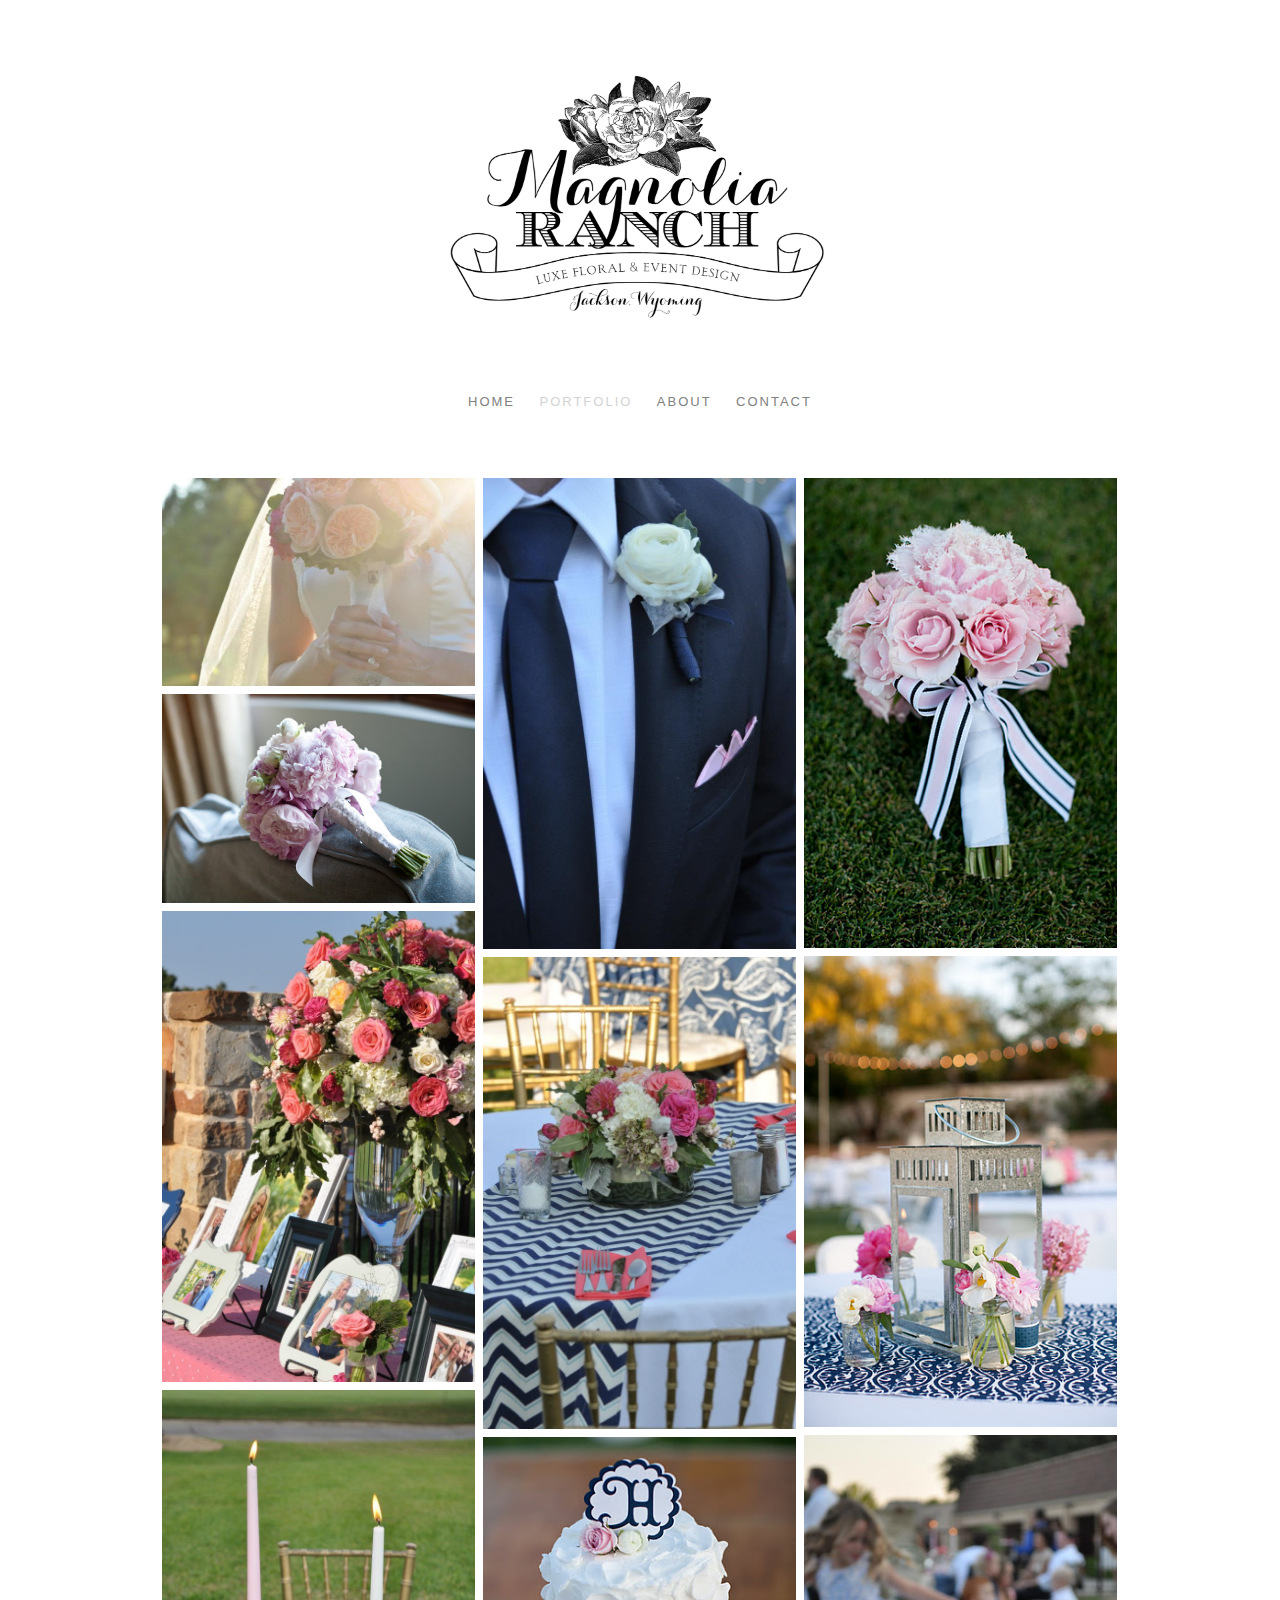
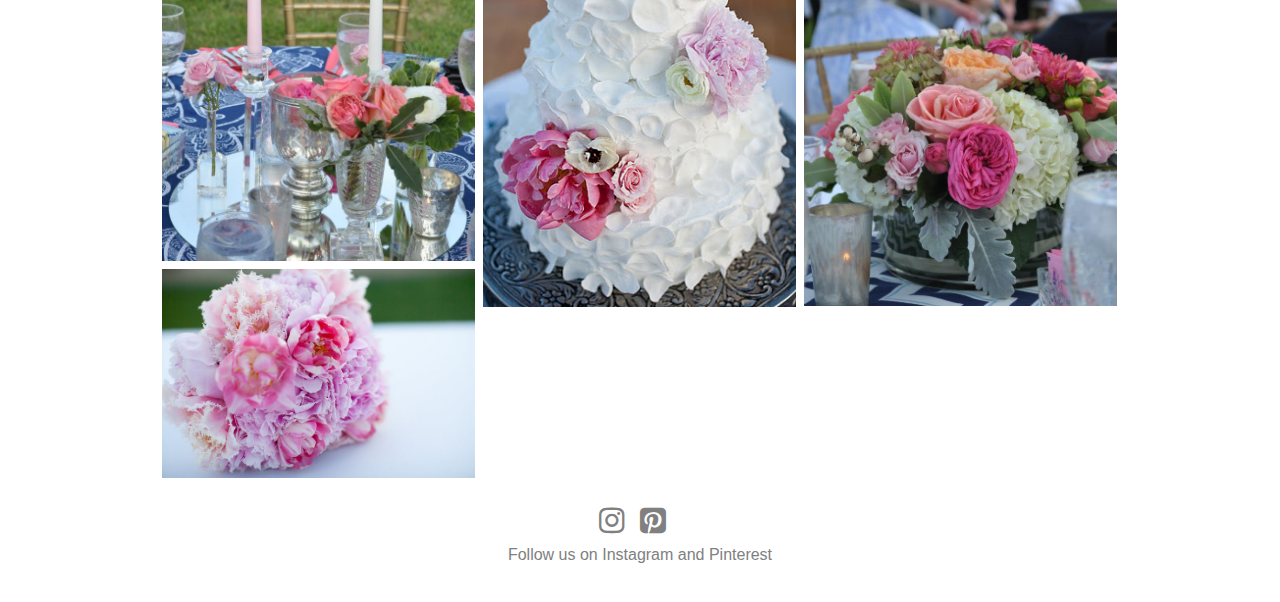
<file: HTML/Portfolio_Leeann+Dan.html>
<!DOCTYPE html>
<html>
	<head>
		<meta charset="utf-8">
		<meta name="viewport" content="width=device-width, initial-scale=1">
		<title>Leeann & Dan - Magnolia Ranch</title>
		<link rel="stylesheet" href="../CSS/master.css">
		<link rel="stylesheet" href="https://cdnjs.cloudflare.com/ajax/libs/font-awesome/4.7.0/css/font-awesome.min.css">
		<link rel="icon" href="../Resources/Images/MagnoliaRanch_icon.png">
	</head>
	<body>
		<!-- Header and topnav -->
		<a href="../index.html"><img class="center" src="../Resources/Images/MagnoliaRanch.jpg" alt="Magnolia"></a>
		<div class="topnav" id="myTopnav">
			<ul>
	  			<li><a href="../index.html">Home</a></li>
				<li class="dropdown">
    				<a href="javascript:void(0)" class="active" class="dropbtn">Portfolio</a>
    				<div class="dropdown-content">
      				<a href="../HTML/Portfolio_Kelley+Ed.html">Kelley & Ed</a>
      				<a href="../HTML/Portfolio_Carolyn+Andy.html">Carolyn & Andy</a>
      				<a href="../HTML/Portfolio_Diana+Steve.html">Diana & Steve</a>
      				<a href="../HTML/Portfolio_Alison+Matthew.html">Alison & Matthew</a>
      				<a href="../HTML/Portfolio_Leeann+Dan.html">Leeann & Dan</a>
    				</div>
  				</li>
				<!-- <li><a href="../HTML/Blog.html">Blog</a></li> -->
	 			<li><a href="../HTML/About.html">About</a></li>
	  			<li><a href="Contact.html">Contact</a></li>
			</ul>
		</div>
		<div>
		<br><br>
		</div>

		<!-- Body -->


		<div class="row galleryContainer">
  			<div class="column">
    			<img src="../Resources/Images/P_Leeann&Dan/1_SunflareBouquete.jpg" style="width:100%">
    			<img src="../Resources/Images/P_Leeann&Dan/2_ChairBouquete.jpg" style="width:100%">
    			<img src="../Resources/Images/P_Leeann&Dan/3_pictureTable.jpg" style="width:100%">
    			<img src="../Resources/Images/P_Leeann&Dan/4_centerCandles.jpg" style="width:100%">
    			<img src="../Resources/Images/P_Leeann&Dan/5_SmallBouquete.jpg" style="width:100%">
  			</div>
  			<div class="column">
				<img src="../Resources/Images/P_Leeann&Dan/6_Bouteneir.jpg" style="width:100%">
				<img src="../Resources/Images/P_Leeann&Dan/7_tableSetting.jpg" style="width:100%">
    			<img src="../Resources/Images/P_Leeann&Dan/8_HCake.jpg" style="width:100%">
  			</div>
  			<div class="column">
				<img src="../Resources/Images/P_Leeann&Dan/9_smallBouqueteGrass.jpg" style="width:100%">
				<img src="../Resources/Images/P_Leeann&Dan/10_TableLantern.jpg" style="width:100%">
				<img src="../Resources/Images/P_Leeann&Dan/11_CenterPiece.jpg" style="width:100%">
  			</div>
		</div>
	</body>

	<footer>
		<p><a href="https://www.instagram.com/magnoliaranch/"><i class="fa">&#xf16d;</i></a><a href="https://www.pinterest.com/MagnoliaRanchJH/?eq=magnolia%20ranch&etslf=2136"><i class="fa">&#xf0d3;</i></a><br>
		Follow us on Instagram and Pinterest</p>
	</footer>
</html>
</file>
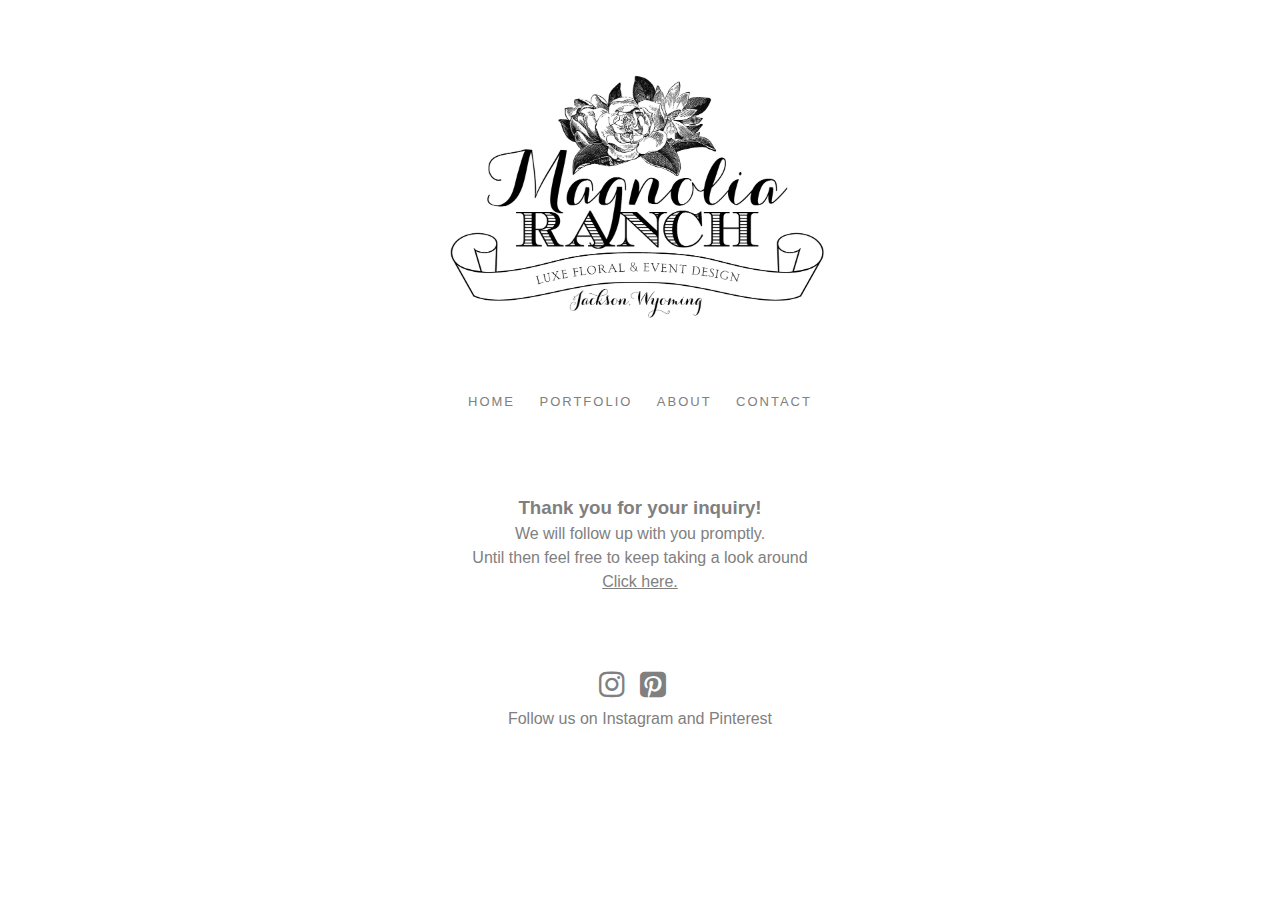
<file: HTML/ThankYou.html>
<!DOCTYPE html>
<html>
	<head>
		<meta charset="utf-8">
		<title>Thank You! - Magnolia Ranch</title>
		<link rel="stylesheet" href="../CSS/master.css">
		<link rel="stylesheet" href="https://cdnjs.cloudflare.com/ajax/libs/font-awesome/4.7.0/css/font-awesome.min.css">
		<link rel="icon" href="../Resources/Images/MagnoliaRanch_icon.png">
	</head>
	<body>
		<!-- Header and topnav -->
		<a href="../index.html"><img class="center" src="../Resources/Images/MagnoliaRanch.jpg" alt="Magnolia"></a>
		<div class="topnav" id="myTopnav">
			<ul>
	  			<li><a href="../index.html">Home</a></li>
				<li class="dropdown">
    				<a href="javascript:void(0)" class="dropbtn">Portfolio</a>
    				<div class="dropdown-content">
      				<a href="../HTML/Portfolio_Kelley+Ed.html">Kelley & Ed</a>
      				<a href="../HTML/Portfolio_Carolyn+Andy.html">Carolyn & Andy</a>
      				<a href="../HTML/Portfolio_Diana+Steve.html">Diana & Steve</a>
      				<a href="../HTML/Portfolio_Alison+Matthew.html">Alison & Matthew</a>
      				<a href="../HTML/Portfolio_Leeann+Dan.html">Leeann & Dan</a>
    				</div>
  				</li>
				<!-- <li><a href="../HTML/Blog.html">Blog</a></li> -->
	 			<li><a href="../HTML/About.html">About</a></li>
	  			<li><a href="../HTML/Contact.html">Contact</a></li>
			</ul>
		</div>
		<div>
		<br><br><br>
		</div>

		<!-- Body -->
		<h3>Thank you for your inquiry!</h3>
		<p>We will follow up with you promptly.<br>
		Until then feel free to keep taking a look around <br>
		<a href="../index.html">Click here.</a>
		<br><br><br>
		</p>

	</body>

	<footer>
		<p><a href="https://www.instagram.com/magnoliaranch/"><i class="fa">&#xf16d;</i></a><a href="https://www.pinterest.com/MagnoliaRanchJH/?eq=magnolia%20ranch&etslf=2136"><i class="fa">&#xf0d3;</i></a>
			<br>Follow us on Instagram and Pinterest</p>
	</footer>
</html>
</file>
<file: CSS/master.css>
* {
	margin:0;
	padding:0;
	/* for photo grid */
	box-sizing: border-box;
}
/* Sitewide topbar and footer*/
img[class~=center]{
	display:block;
	margin-left: auto;
	margin-right: auto;
	margin-top:35px;
	margin-bottom: 35px;
	width: 500px;
}
.centerBody {
	width:50%;
	margin: 25px auto;
}
body{
	margin:0;
	font-family: sans-serif;
	text-align: center;
	color: gray;
	line-height: 1.5;
}
p a{
	color:grey;
}
/* topnav */
.topnav {
   margin: 0 auto;
	width: ___px;
   text-align: center;
	overflow: hidden;
	background-color: white;
	display: inline;
	list-style: none;
}
.topnav li{
	display: inline;
	margin: 0;
	padding: 0;
}
.topnav a {
	text-decoration: none;
   text-transform: uppercase;
	letter-spacing: 2px;
	font-family: sans-serif;
   color: gray;
  	display: inline-block;
   font-size: 13px;
	padding:10px;
   margin-left: auto;
	margin-right: auto;
}
.topnav a:hover {
  color: lightgray;
}
ul li>.active {
  color: lightgray;
}
.topnav .icon {
  display: none;
  color: gray;
  font-size: 48px;
}

/* Topnav dropdown */
li.dropdown {
    display: inline-block;
}
.dropdown-content {
    display: none;
    position: absolute;
    background-color: white;
    min-width: 160px;
    box-shadow: 0px 8px 16px 0px rgba(0,0,0,0.2);
    z-index: 1;
}
.dropdown-content a {
    color: gray;
 	 font-family: sans-serif;
    padding: 6px 8px;
    text-decoration: none;
    display: block;
    text-align: left;
}
.dropdown-content a:hover{
	background-color: #f1f1f1
}
.dropdown:hover .dropdown-content {
    display: block;
}

/* footer */
footer{
	margin-bottom: 35px;
	margin-top: 20px;
}
footer a{
	width: 25px;
	color: gray;
	font-size: 30px;
	letter-spacing: 15px;
}

/* End CSS of header and footer */
/*  */
/*  */
/* start CSS body */


/* carousel */
.container{
	maxwidth:980px;
	width:70%;
	margin:0 auto;
}
.carousel{
	margin-top:16px!important;
	margin-bottom:16px!important;
}
.mySlides{
	display:none;
}

/* profile image gallery */
#flexwrap{
	padding: 0 4px;
	display: -webkit-flex; /* Safari */
    -webkit-flex-wrap: wrap; /* Safari 6.1+ */
    display: flex;
    flex-wrap: wrap;
}
#flexwrap div{
	padding:4px;
	width: 26%;
}
.row {
    display: -ms-flexbox; /* IE10 */
    display: flex;
    -ms-flex-wrap: wrap; /* IE10 */
    flex-wrap: wrap;
    padding: 0 4px;
}
.column {
    -ms-flex: 33.3%; /* IE10 */
    flex: 33.3%;
    max-width: 33.3%;
    padding: 0 4px;
}
.column img {
    margin-top: 8px;
    vertical-align: middle;
}
.galleryContainer{
	margin:0% 12%;
}
/* inquiry section */
.inquiry{
	width: 50%;
	float: left;
	text-align:left;
	padding: 0 15px;
	font-size: 10pt;
}
textarea{
	border:none;
	background-color:
	lightgray;
	padding:10px;
	width: 100%;
}
input{
	border:none;
	background-color:
	lightgray;
	padding:10px;
	width: 100%;
	margin-top: 1.5px;
	margin-bottom: 1.5px;
}
input[type=submit]{
	background-color: lightgray;
	color: darkgray;
	padding: 12px 20px;
	border: none;
	cursor: pointer;
	width: 150px;
}
input[type=submit]:hover{
	background-color: gray;
}
form{
	width:55%;
	margin:0 auto;
}
/* input::-webkit-outer-spin-button
input::-webkit-inner-spin-button input::-ms-outer-spin-button
input::-ms-inner-spin-button input::-moz-outer-spin-button
input::-moz-inner-spin-button{
    -webkit-appearance: none;
	 -ms- appearance: none;
	 -moz- appearance: none;
    margin: 0;
} */
/* media exceptions */
@media screen and (max-width: 550px){
 .column {
	  -ms-flex: 100%;
	  flex: 100%;
	  max-width: 100%;
 }
	img[class~=center]{
		width: 100%;
	}
	.container{
		width: 90%;
	}
	.centerBody{
		width: 100%;
		margin: 0% 10%;
	}
	 .galleryContainer{
		 margin:0% 2.5%;
	 }
	 form{
		 width: 85%;
	 }
}
@media screen and (max-width: 950px) {
    .column {
        -ms-flex: 50%;
        flex: 50%;
        max-width: 50%;
    }
	 .galleryContainer{
		 margin:0% 7.5%;
	 }
	 .centerBody{
		width: 75%;
	 }
	 form{
		 width: 75%;
	 }
}
@media screen and (max-width: 700px){
	.inquiry
	{
		width: 100%;
		float: none;
	}
	form{
		width: 90%;
		float: none;
	}
}
</file>
